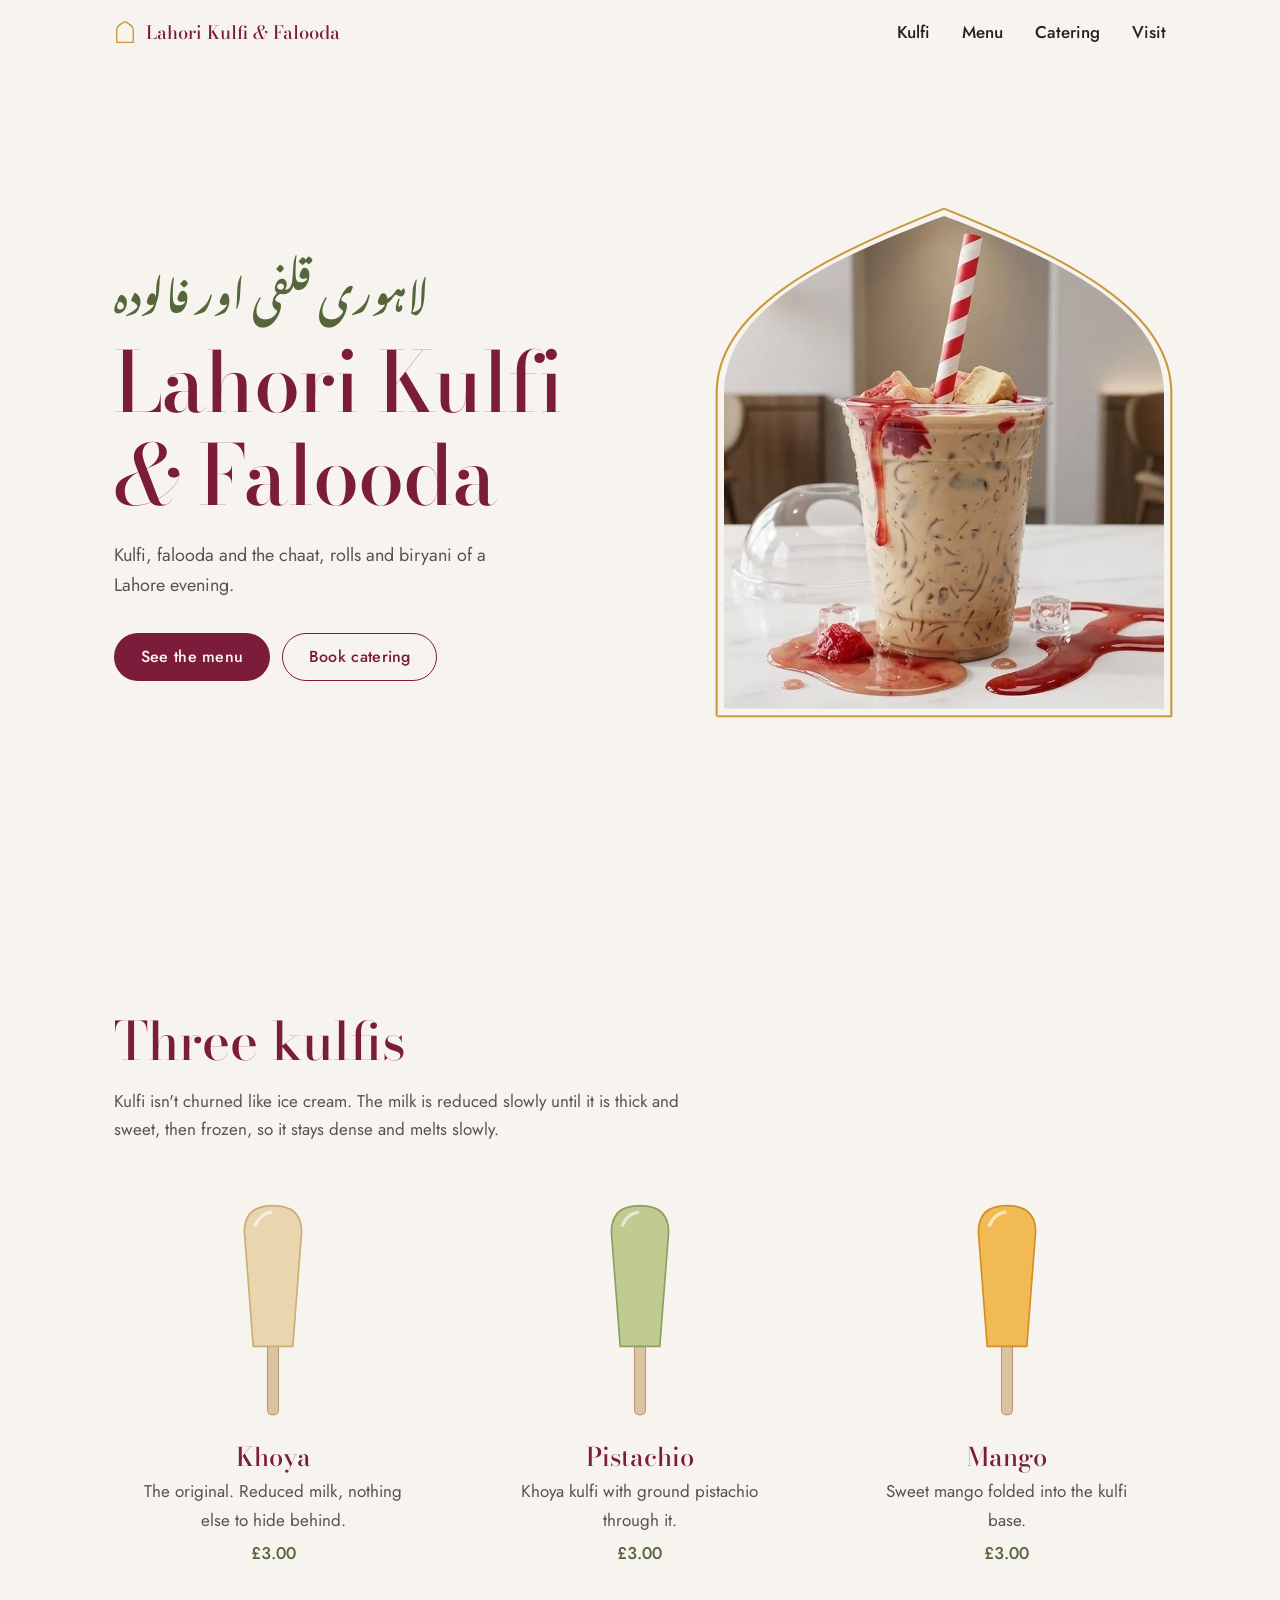
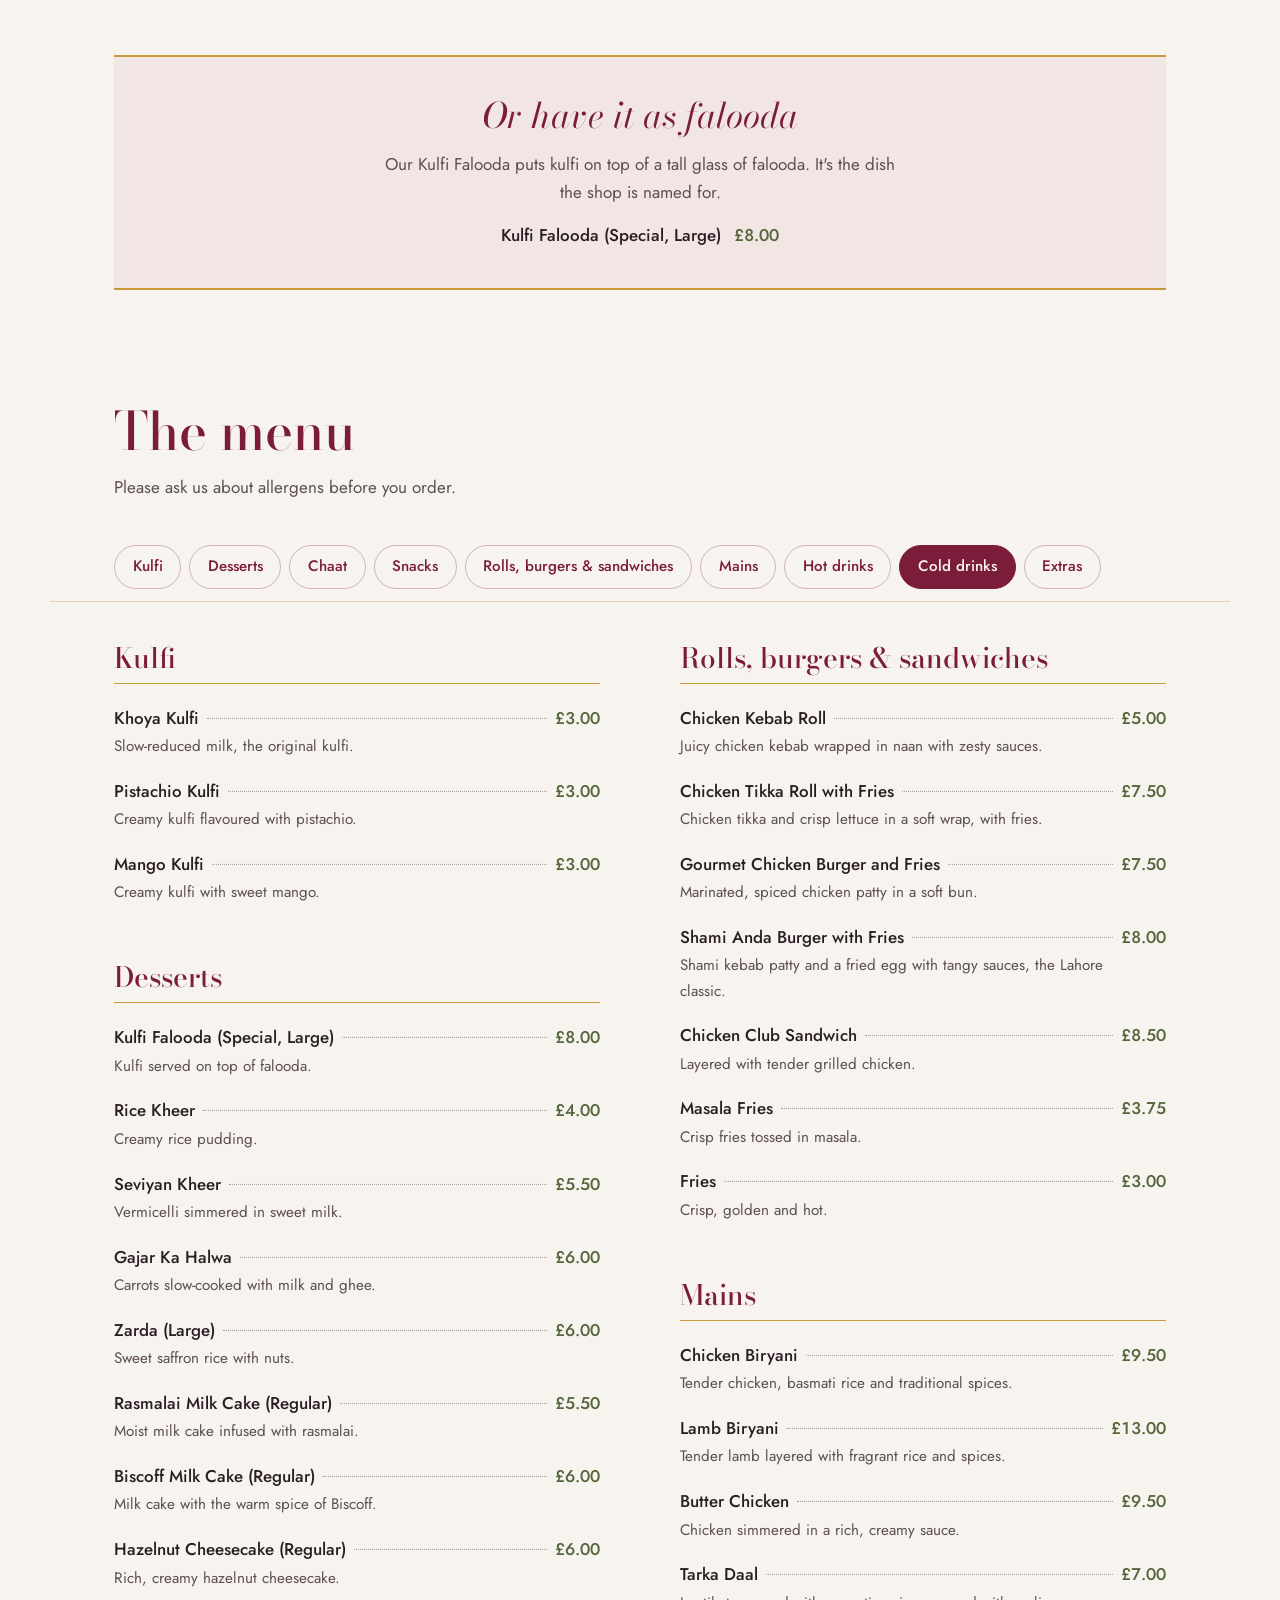
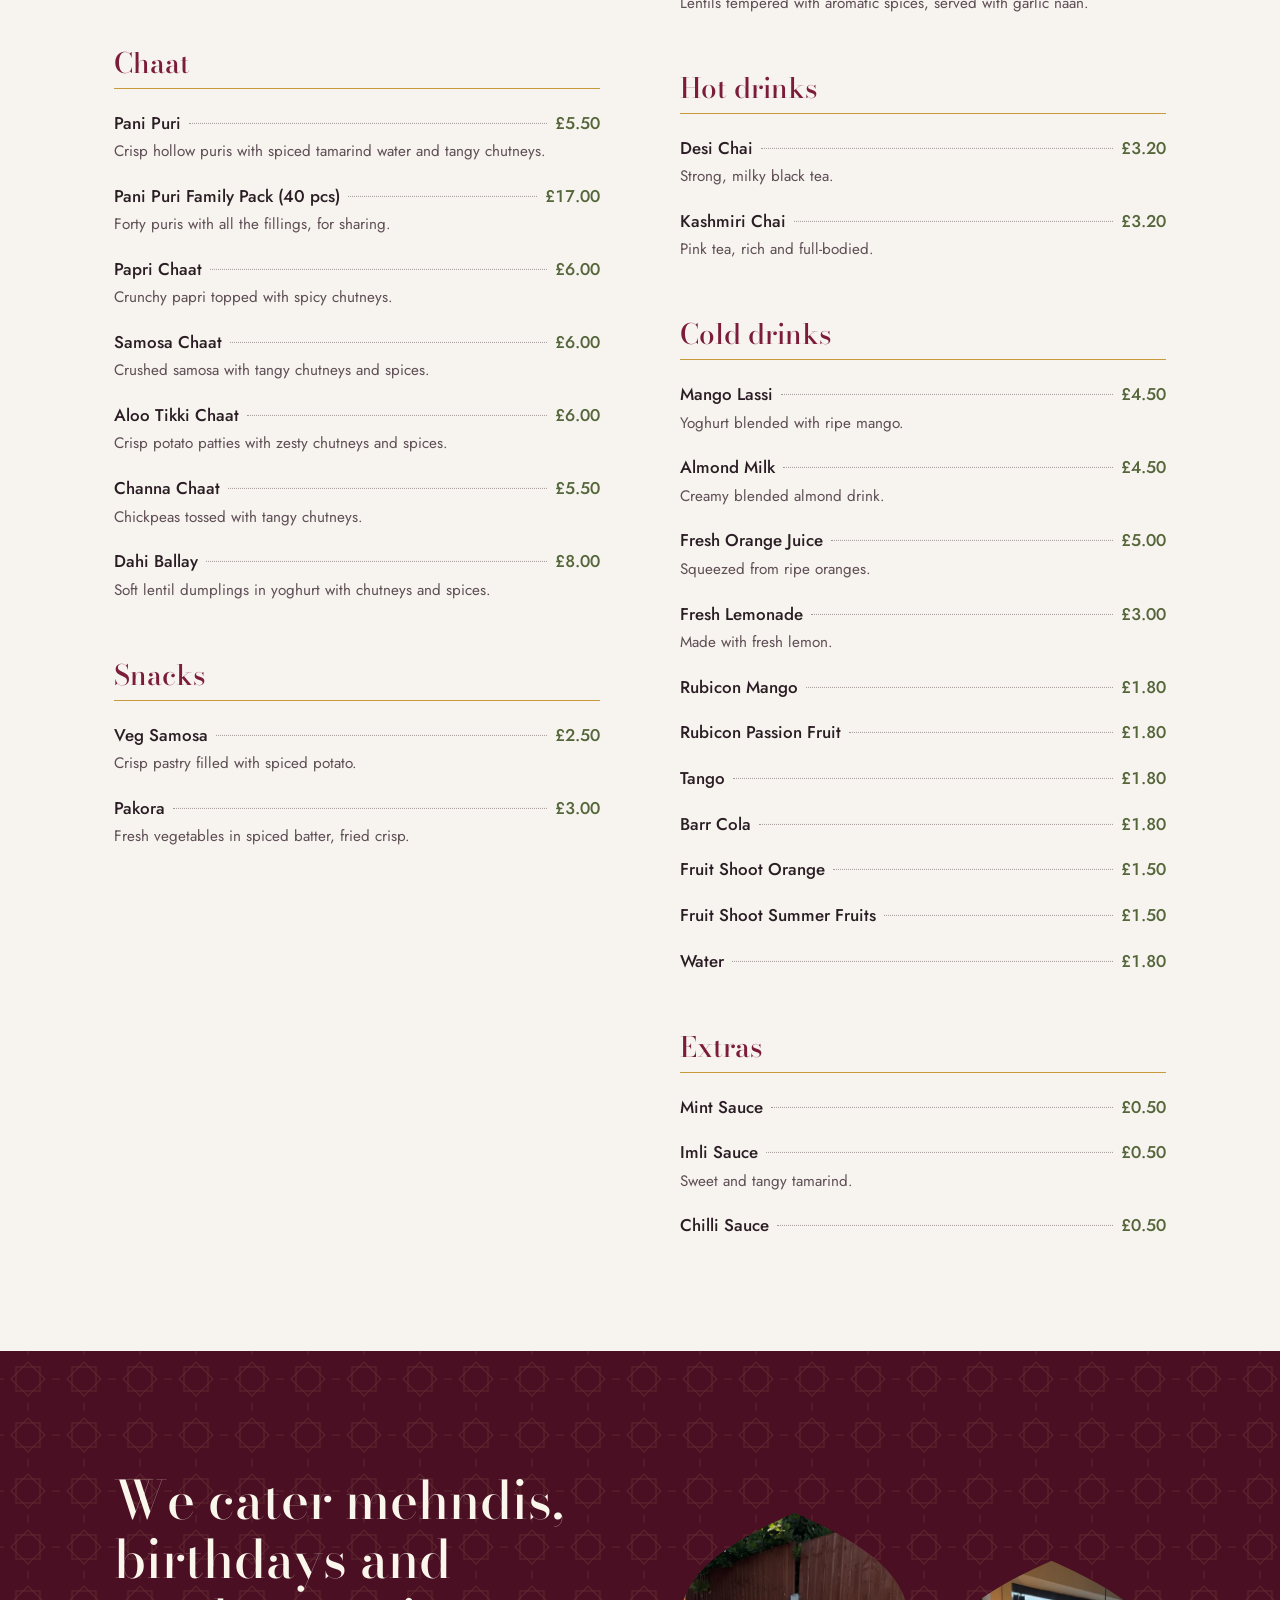
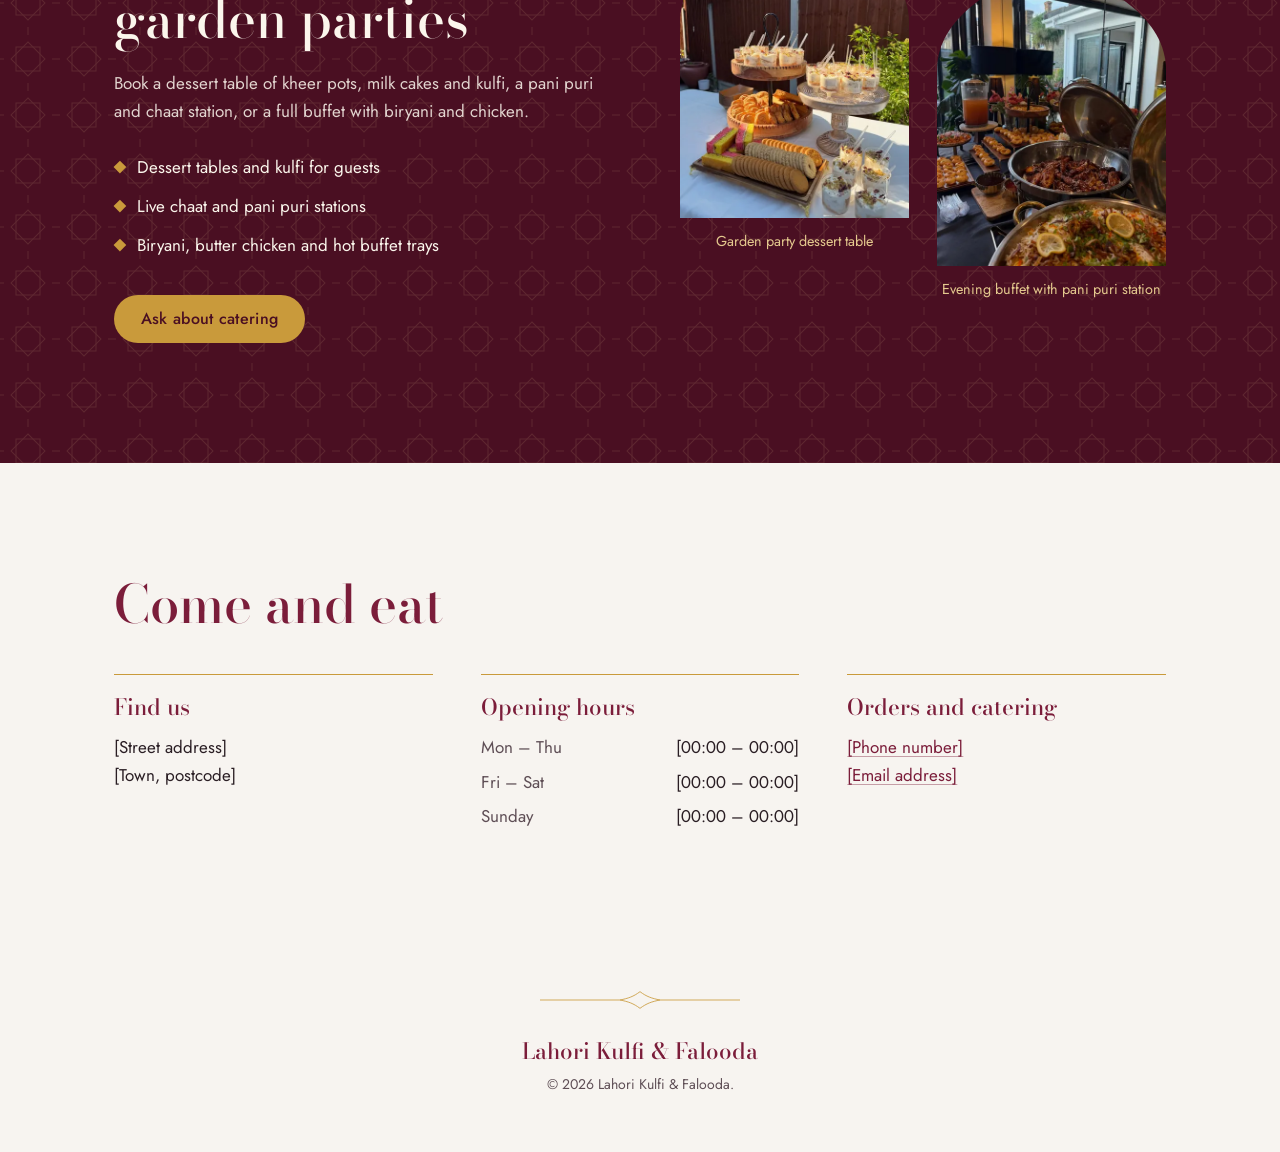
<file: index.html>
<!doctype html>
<html lang="en-GB">
<head>
  <meta charset="utf-8">
  <meta name="viewport" content="width=device-width, initial-scale=1">
  <title>Lahori Kulfi &amp; Falooda — Pakistani street food and desserts</title>
  <meta name="description" content="Kulfi, falooda, chaat, rolls and biryani the Lahori way. See the full menu and book us to cater your mehndi, birthday or garden party.">
  <meta name="theme-color" content="#5A1428">
  <meta property="og:title" content="Lahori Kulfi & Falooda">
  <meta property="og:description" content="Kulfi, falooda and Lahori street food. Full menu and event catering.">
  <meta property="og:image" content="images/falooda-720.jpg">
  <link rel="icon" href="data:image/svg+xml,%3Csvg xmlns='http://www.w3.org/2000/svg' viewBox='0 0 32 32'%3E%3Cpath d='M4 31V13C4 7 10 4 16 1c6 3 12 6 12 12v18z' fill='%237B1D3A'/%3E%3Cpath d='M11 31V17c0-3 2-5 5-7 3 2 5 4 5 7v14z' fill='%23C99A3B'/%3E%3C/svg%3E">

  <link rel="preconnect" href="https://fonts.googleapis.com">
  <link rel="preconnect" href="https://fonts.gstatic.com" crossorigin>
  <link rel="stylesheet" href="https://fonts.googleapis.com/css2?family=Bodoni+Moda:ital,opsz,wght@0,6..96,400..700;1,6..96,400&family=Jost:wght@400;500&display=swap">
  <!-- Nastaliq is large; request only the glyphs for the Urdu name -->
  <link rel="stylesheet" href="https://fonts.googleapis.com/css2?family=Noto+Nastaliq+Urdu:wght@500&display=swap&text=%D9%84%D8%A7%DB%81%D9%88%D8%B1%DB%8C%20%D9%82%D9%84%D9%81%DB%8C%20%D8%A7%D9%88%D8%B1%20%D9%81%D8%A7%D9%84%D9%88%D8%AF%DB%81">
  <link rel="preload" as="image" href="images/falooda-720.webp" imagesrcset="images/falooda-480.webp 480w, images/falooda-720.webp 720w" imagesizes="(min-width: 900px) 40vw, 80vw" type="image/webp">
  <link rel="stylesheet" href="styles.css">
  <script>document.documentElement.classList.add('js')</script>
  <script src="script.js" defer></script>
</head>
<body>
  <a class="skip" href="#main">Skip to content</a>

  <!-- Shared arch shape: an ogee Mughal arch in 0–1 coordinates -->
  <svg width="0" height="0" aria-hidden="true" focusable="false" style="position:absolute">
    <defs>
      <clipPath id="arch" clipPathUnits="objectBoundingBox">
        <path d="M0 1V.36C0 .2.2.1.5 0 .8.1 1 .2 1 .36V1Z"/>
      </clipPath>
    </defs>
  </svg>

  <header class="masthead" data-masthead>
    <div class="masthead__inner">
      <a class="wordmark" href="#top" aria-label="Lahori Kulfi and Falooda, back to top">
        <svg class="wordmark__arch" viewBox="0 0 32 32" aria-hidden="true"><path d="M4 31V13C4 7 10 4 16 1c6 3 12 6 12 12v18z"/></svg>
        <span>Lahori Kulfi <span class="amp">&amp;</span> Falooda</span>
      </a>
      <button class="navtoggle" type="button" aria-expanded="false" aria-controls="site-nav" data-navtoggle>
        <span class="navtoggle__bars" aria-hidden="true"></span>
        <span class="sr-only">Menu</span>
      </button>
      <nav class="sitenav" id="site-nav" aria-label="Main">
        <a href="#kulfi">Kulfi</a>
        <a href="#menu">Menu</a>
        <a href="#catering">Catering</a>
        <a href="#visit">Visit</a>
      </nav>
    </div>
  </header>

  <main id="main">
    <!-- Hero -->
    <section class="hero" id="top" aria-labelledby="hero-title">
      <div class="hero__text">
        <p class="hero__urdu" lang="ur" dir="rtl" aria-hidden="true">لاہوری قلفی اور فالودہ</p>
        <h1 class="hero__title" id="hero-title">Lahori Kulfi <span class="amp">&amp;</span> Falooda</h1>
        <p class="hero__lede">Kulfi, falooda and the chaat, rolls and biryani of a Lahore evening.</p>
        <div class="hero__actions">
          <a class="btn btn--solid" href="#menu">See the menu</a>
          <a class="btn btn--line" href="#catering">Book catering</a>
        </div>
      </div>

      <figure class="hero__arch">
        <svg class="hero__frame" viewBox="0 0 100 112" preserveAspectRatio="none" aria-hidden="true">
          <path pathLength="1" d="M1 111V41C1 23 23 12 50 1c27 11 49 22 49 40v70Z"/>
        </svg>
        <picture>
          <source type="image/webp" srcset="images/falooda-480.webp 480w, images/falooda-720.webp 720w" sizes="(min-width: 900px) 40vw, 80vw">
          <img src="images/falooda-720.jpg" srcset="images/falooda-480.jpg 480w, images/falooda-720.jpg 720w" sizes="(min-width: 900px) 40vw, 80vw"
               width="720" height="802" alt="Our falooda: vermicelli in chilled milk, topped with cake pieces and strawberry syrup running down the cup." fetchpriority="high">
        </picture>
      </figure>
    </section>

    <!-- Kulfi -->
    <section class="kulfi" id="kulfi" aria-labelledby="kulfi-h">
      <div class="kulfi__intro reveal">
        <h2 id="kulfi-h">Three kulfis</h2>
        <p>Kulfi isn't churned like ice cream. The milk is reduced slowly until it is thick and sweet, then frozen, so it stays dense and melts slowly.</p>
      </div>
      <ul class="kulfi__row" role="list">
        <li class="pop reveal" style="--pop:#E9D6AE; --pop-deep:#C9AE78; --i:0">
          <svg class="pop__art" viewBox="0 0 80 200" aria-hidden="true">
            <rect class="pop__stick" x="35" y="120" width="10" height="76" rx="4"/>
            <path class="pop__body" d="M14 30Q14 6 40 6t26 24l-8 104H22Z"/>
            <path class="pop__shine" d="M24 24q4-10 14-12"/>
          </svg>
          <h3>Khoya</h3>
          <p>The original. Reduced milk, nothing else to hide behind.</p>
          <p class="pop__price">£3.00</p>
        </li>
        <li class="pop reveal" style="--pop:#BFCB91; --pop-deep:#8E9E5B; --i:1">
          <svg class="pop__art" viewBox="0 0 80 200" aria-hidden="true">
            <rect class="pop__stick" x="35" y="120" width="10" height="76" rx="4"/>
            <path class="pop__body" d="M14 30Q14 6 40 6t26 24l-8 104H22Z"/>
            <path class="pop__shine" d="M24 24q4-10 14-12"/>
          </svg>
          <h3>Pistachio</h3>
          <p>Khoya kulfi with ground pistachio through it.</p>
          <p class="pop__price">£3.00</p>
        </li>
        <li class="pop reveal" style="--pop:#F2BA55; --pop-deep:#D08F23; --i:2">
          <svg class="pop__art" viewBox="0 0 80 200" aria-hidden="true">
            <rect class="pop__stick" x="35" y="120" width="10" height="76" rx="4"/>
            <path class="pop__body" d="M14 30Q14 6 40 6t26 24l-8 104H22Z"/>
            <path class="pop__shine" d="M24 24q4-10 14-12"/>
          </svg>
          <h3>Mango</h3>
          <p>Sweet mango folded into the kulfi base.</p>
          <p class="pop__price">£3.00</p>
        </li>
      </ul>
      <aside class="special reveal" aria-labelledby="special-h">
        <h3 id="special-h">Or have it as falooda</h3>
        <p>Our Kulfi Falooda puts kulfi on top of a tall glass of falooda. It's the dish the shop is named for.</p>
        <p class="special__price">Kulfi Falooda (Special, Large) <span>£8.00</span></p>
      </aside>
    </section>

    <!-- Menu -->
    <section class="menu" id="menu" aria-labelledby="menu-h">
      <div class="menu__head reveal">
        <h2 id="menu-h">The menu</h2>
        <p>Please ask us about allergens before you order.</p>
      </div>
      <nav class="menu__nav" aria-label="Menu sections" data-menunav>
        <!--MENU-NAV-->
        <a class="chip" href="#kulfi-menu">Kulfi</a>
        <a class="chip" href="#desserts">Desserts</a>
        <a class="chip" href="#chaat">Chaat</a>
        <a class="chip" href="#snacks">Snacks</a>
        <a class="chip" href="#rolls-burgers">Rolls, burgers &amp; sandwiches</a>
        <a class="chip" href="#mains">Mains</a>
        <a class="chip" href="#hot-drinks">Hot drinks</a>
        <a class="chip" href="#cold-drinks">Cold drinks</a>
        <a class="chip" href="#extras">Extras</a>
        <!--/MENU-NAV-->
      </nav>
      <div class="menu__body">
      <!--MENU-->
      <section class="course reveal" id="kulfi-menu" aria-labelledby="kulfi-menu-h">
        <h3 class="course__title" id="kulfi-menu-h">Kulfi</h3>
        <ul class="dishes" role="list">
          <li class="dish">
            <div class="dish__line"><h4 class="dish__name">Khoya Kulfi</h4><span class="dish__dots" aria-hidden="true"></span><span class="dish__price">£3.00</span></div>
            <p class="dish__desc">Slow-reduced milk, the original kulfi.</p>
          </li>
          <li class="dish">
            <div class="dish__line"><h4 class="dish__name">Pistachio Kulfi</h4><span class="dish__dots" aria-hidden="true"></span><span class="dish__price">£3.00</span></div>
            <p class="dish__desc">Creamy kulfi flavoured with pistachio.</p>
          </li>
          <li class="dish">
            <div class="dish__line"><h4 class="dish__name">Mango Kulfi</h4><span class="dish__dots" aria-hidden="true"></span><span class="dish__price">£3.00</span></div>
            <p class="dish__desc">Creamy kulfi with sweet mango.</p>
          </li>
        </ul>
      </section>
      <section class="course reveal" id="desserts" aria-labelledby="desserts-h">
        <h3 class="course__title" id="desserts-h">Desserts</h3>
        <ul class="dishes" role="list">
          <li class="dish">
            <div class="dish__line"><h4 class="dish__name">Kulfi Falooda (Special, Large)</h4><span class="dish__dots" aria-hidden="true"></span><span class="dish__price">£8.00</span></div>
            <p class="dish__desc">Kulfi served on top of falooda.</p>
          </li>
          <li class="dish">
            <div class="dish__line"><h4 class="dish__name">Rice Kheer</h4><span class="dish__dots" aria-hidden="true"></span><span class="dish__price">£4.00</span></div>
            <p class="dish__desc">Creamy rice pudding.</p>
          </li>
          <li class="dish">
            <div class="dish__line"><h4 class="dish__name">Seviyan Kheer</h4><span class="dish__dots" aria-hidden="true"></span><span class="dish__price">£5.50</span></div>
            <p class="dish__desc">Vermicelli simmered in sweet milk.</p>
          </li>
          <li class="dish">
            <div class="dish__line"><h4 class="dish__name">Gajar Ka Halwa</h4><span class="dish__dots" aria-hidden="true"></span><span class="dish__price">£6.00</span></div>
            <p class="dish__desc">Carrots slow-cooked with milk and ghee.</p>
          </li>
          <li class="dish">
            <div class="dish__line"><h4 class="dish__name">Zarda (Large)</h4><span class="dish__dots" aria-hidden="true"></span><span class="dish__price">£6.00</span></div>
            <p class="dish__desc">Sweet saffron rice with nuts.</p>
          </li>
          <li class="dish">
            <div class="dish__line"><h4 class="dish__name">Rasmalai Milk Cake (Regular)</h4><span class="dish__dots" aria-hidden="true"></span><span class="dish__price">£5.50</span></div>
            <p class="dish__desc">Moist milk cake infused with rasmalai.</p>
          </li>
          <li class="dish">
            <div class="dish__line"><h4 class="dish__name">Biscoff Milk Cake (Regular)</h4><span class="dish__dots" aria-hidden="true"></span><span class="dish__price">£6.00</span></div>
            <p class="dish__desc">Milk cake with the warm spice of Biscoff.</p>
          </li>
          <li class="dish">
            <div class="dish__line"><h4 class="dish__name">Hazelnut Cheesecake (Regular)</h4><span class="dish__dots" aria-hidden="true"></span><span class="dish__price">£6.00</span></div>
            <p class="dish__desc">Rich, creamy hazelnut cheesecake.</p>
          </li>
        </ul>
      </section>
      <section class="course reveal" id="chaat" aria-labelledby="chaat-h">
        <h3 class="course__title" id="chaat-h">Chaat</h3>
        <ul class="dishes" role="list">
          <li class="dish">
            <div class="dish__line"><h4 class="dish__name">Pani Puri</h4><span class="dish__dots" aria-hidden="true"></span><span class="dish__price">£5.50</span></div>
            <p class="dish__desc">Crisp hollow puris with spiced tamarind water and tangy chutneys.</p>
          </li>
          <li class="dish">
            <div class="dish__line"><h4 class="dish__name">Pani Puri Family Pack (40 pcs)</h4><span class="dish__dots" aria-hidden="true"></span><span class="dish__price">£17.00</span></div>
            <p class="dish__desc">Forty puris with all the fillings, for sharing.</p>
          </li>
          <li class="dish">
            <div class="dish__line"><h4 class="dish__name">Papri Chaat</h4><span class="dish__dots" aria-hidden="true"></span><span class="dish__price">£6.00</span></div>
            <p class="dish__desc">Crunchy papri topped with spicy chutneys.</p>
          </li>
          <li class="dish">
            <div class="dish__line"><h4 class="dish__name">Samosa Chaat</h4><span class="dish__dots" aria-hidden="true"></span><span class="dish__price">£6.00</span></div>
            <p class="dish__desc">Crushed samosa with tangy chutneys and spices.</p>
          </li>
          <li class="dish">
            <div class="dish__line"><h4 class="dish__name">Aloo Tikki Chaat</h4><span class="dish__dots" aria-hidden="true"></span><span class="dish__price">£6.00</span></div>
            <p class="dish__desc">Crisp potato patties with zesty chutneys and spices.</p>
          </li>
          <li class="dish">
            <div class="dish__line"><h4 class="dish__name">Channa Chaat</h4><span class="dish__dots" aria-hidden="true"></span><span class="dish__price">£5.50</span></div>
            <p class="dish__desc">Chickpeas tossed with tangy chutneys.</p>
          </li>
          <li class="dish">
            <div class="dish__line"><h4 class="dish__name">Dahi Ballay</h4><span class="dish__dots" aria-hidden="true"></span><span class="dish__price">£8.00</span></div>
            <p class="dish__desc">Soft lentil dumplings in yoghurt with chutneys and spices.</p>
          </li>
        </ul>
      </section>
      <section class="course reveal" id="snacks" aria-labelledby="snacks-h">
        <h3 class="course__title" id="snacks-h">Snacks</h3>
        <ul class="dishes" role="list">
          <li class="dish">
            <div class="dish__line"><h4 class="dish__name">Veg Samosa</h4><span class="dish__dots" aria-hidden="true"></span><span class="dish__price">£2.50</span></div>
            <p class="dish__desc">Crisp pastry filled with spiced potato.</p>
          </li>
          <li class="dish">
            <div class="dish__line"><h4 class="dish__name">Pakora</h4><span class="dish__dots" aria-hidden="true"></span><span class="dish__price">£3.00</span></div>
            <p class="dish__desc">Fresh vegetables in spiced batter, fried crisp.</p>
          </li>
        </ul>
      </section>
      <section class="course reveal" id="rolls-burgers" aria-labelledby="rolls-burgers-h">
        <h3 class="course__title" id="rolls-burgers-h">Rolls, burgers &amp; sandwiches</h3>
        <ul class="dishes" role="list">
          <li class="dish">
            <div class="dish__line"><h4 class="dish__name">Chicken Kebab Roll</h4><span class="dish__dots" aria-hidden="true"></span><span class="dish__price">£5.00</span></div>
            <p class="dish__desc">Juicy chicken kebab wrapped in naan with zesty sauces.</p>
          </li>
          <li class="dish">
            <div class="dish__line"><h4 class="dish__name">Chicken Tikka Roll with Fries</h4><span class="dish__dots" aria-hidden="true"></span><span class="dish__price">£7.50</span></div>
            <p class="dish__desc">Chicken tikka and crisp lettuce in a soft wrap, with fries.</p>
          </li>
          <li class="dish">
            <div class="dish__line"><h4 class="dish__name">Gourmet Chicken Burger and Fries</h4><span class="dish__dots" aria-hidden="true"></span><span class="dish__price">£7.50</span></div>
            <p class="dish__desc">Marinated, spiced chicken patty in a soft bun.</p>
          </li>
          <li class="dish">
            <div class="dish__line"><h4 class="dish__name">Shami Anda Burger with Fries</h4><span class="dish__dots" aria-hidden="true"></span><span class="dish__price">£8.00</span></div>
            <p class="dish__desc">Shami kebab patty and a fried egg with tangy sauces, the Lahore classic.</p>
          </li>
          <li class="dish">
            <div class="dish__line"><h4 class="dish__name">Chicken Club Sandwich</h4><span class="dish__dots" aria-hidden="true"></span><span class="dish__price">£8.50</span></div>
            <p class="dish__desc">Layered with tender grilled chicken.</p>
          </li>
          <li class="dish">
            <div class="dish__line"><h4 class="dish__name">Masala Fries</h4><span class="dish__dots" aria-hidden="true"></span><span class="dish__price">£3.75</span></div>
            <p class="dish__desc">Crisp fries tossed in masala.</p>
          </li>
          <li class="dish">
            <div class="dish__line"><h4 class="dish__name">Fries</h4><span class="dish__dots" aria-hidden="true"></span><span class="dish__price">£3.00</span></div>
            <p class="dish__desc">Crisp, golden and hot.</p>
          </li>
        </ul>
      </section>
      <section class="course reveal" id="mains" aria-labelledby="mains-h">
        <h3 class="course__title" id="mains-h">Mains</h3>
        <ul class="dishes" role="list">
          <li class="dish">
            <div class="dish__line"><h4 class="dish__name">Chicken Biryani</h4><span class="dish__dots" aria-hidden="true"></span><span class="dish__price">£9.50</span></div>
            <p class="dish__desc">Tender chicken, basmati rice and traditional spices.</p>
          </li>
          <li class="dish">
            <div class="dish__line"><h4 class="dish__name">Lamb Biryani</h4><span class="dish__dots" aria-hidden="true"></span><span class="dish__price">£13.00</span></div>
            <p class="dish__desc">Tender lamb layered with fragrant rice and spices.</p>
          </li>
          <li class="dish">
            <div class="dish__line"><h4 class="dish__name">Butter Chicken</h4><span class="dish__dots" aria-hidden="true"></span><span class="dish__price">£9.50</span></div>
            <p class="dish__desc">Chicken simmered in a rich, creamy sauce.</p>
          </li>
          <li class="dish">
            <div class="dish__line"><h4 class="dish__name">Tarka Daal</h4><span class="dish__dots" aria-hidden="true"></span><span class="dish__price">£7.00</span></div>
            <p class="dish__desc">Lentils tempered with aromatic spices, served with garlic naan.</p>
          </li>
        </ul>
      </section>
      <section class="course reveal" id="hot-drinks" aria-labelledby="hot-drinks-h">
        <h3 class="course__title" id="hot-drinks-h">Hot drinks</h3>
        <ul class="dishes" role="list">
          <li class="dish">
            <div class="dish__line"><h4 class="dish__name">Desi Chai</h4><span class="dish__dots" aria-hidden="true"></span><span class="dish__price">£3.20</span></div>
            <p class="dish__desc">Strong, milky black tea.</p>
          </li>
          <li class="dish">
            <div class="dish__line"><h4 class="dish__name">Kashmiri Chai</h4><span class="dish__dots" aria-hidden="true"></span><span class="dish__price">£3.20</span></div>
            <p class="dish__desc">Pink tea, rich and full-bodied.</p>
          </li>
        </ul>
      </section>
      <section class="course reveal" id="cold-drinks" aria-labelledby="cold-drinks-h">
        <h3 class="course__title" id="cold-drinks-h">Cold drinks</h3>
        <ul class="dishes" role="list">
          <li class="dish">
            <div class="dish__line"><h4 class="dish__name">Mango Lassi</h4><span class="dish__dots" aria-hidden="true"></span><span class="dish__price">£4.50</span></div>
            <p class="dish__desc">Yoghurt blended with ripe mango.</p>
          </li>
          <li class="dish">
            <div class="dish__line"><h4 class="dish__name">Almond Milk</h4><span class="dish__dots" aria-hidden="true"></span><span class="dish__price">£4.50</span></div>
            <p class="dish__desc">Creamy blended almond drink.</p>
          </li>
          <li class="dish">
            <div class="dish__line"><h4 class="dish__name">Fresh Orange Juice</h4><span class="dish__dots" aria-hidden="true"></span><span class="dish__price">£5.00</span></div>
            <p class="dish__desc">Squeezed from ripe oranges.</p>
          </li>
          <li class="dish">
            <div class="dish__line"><h4 class="dish__name">Fresh Lemonade</h4><span class="dish__dots" aria-hidden="true"></span><span class="dish__price">£3.00</span></div>
            <p class="dish__desc">Made with fresh lemon.</p>
          </li>
          <li class="dish">
            <div class="dish__line"><h4 class="dish__name">Rubicon Mango</h4><span class="dish__dots" aria-hidden="true"></span><span class="dish__price">£1.80</span></div>
          </li>
          <li class="dish">
            <div class="dish__line"><h4 class="dish__name">Rubicon Passion Fruit</h4><span class="dish__dots" aria-hidden="true"></span><span class="dish__price">£1.80</span></div>
          </li>
          <li class="dish">
            <div class="dish__line"><h4 class="dish__name">Tango</h4><span class="dish__dots" aria-hidden="true"></span><span class="dish__price">£1.80</span></div>
          </li>
          <li class="dish">
            <div class="dish__line"><h4 class="dish__name">Barr Cola</h4><span class="dish__dots" aria-hidden="true"></span><span class="dish__price">£1.80</span></div>
          </li>
          <li class="dish">
            <div class="dish__line"><h4 class="dish__name">Fruit Shoot Orange</h4><span class="dish__dots" aria-hidden="true"></span><span class="dish__price">£1.50</span></div>
          </li>
          <li class="dish">
            <div class="dish__line"><h4 class="dish__name">Fruit Shoot Summer Fruits</h4><span class="dish__dots" aria-hidden="true"></span><span class="dish__price">£1.50</span></div>
          </li>
          <li class="dish">
            <div class="dish__line"><h4 class="dish__name">Water</h4><span class="dish__dots" aria-hidden="true"></span><span class="dish__price">£1.80</span></div>
          </li>
        </ul>
      </section>
      <section class="course reveal" id="extras" aria-labelledby="extras-h">
        <h3 class="course__title" id="extras-h">Extras</h3>
        <ul class="dishes" role="list">
          <li class="dish">
            <div class="dish__line"><h4 class="dish__name">Mint Sauce</h4><span class="dish__dots" aria-hidden="true"></span><span class="dish__price">£0.50</span></div>
          </li>
          <li class="dish">
            <div class="dish__line"><h4 class="dish__name">Imli Sauce</h4><span class="dish__dots" aria-hidden="true"></span><span class="dish__price">£0.50</span></div>
            <p class="dish__desc">Sweet and tangy tamarind.</p>
          </li>
          <li class="dish">
            <div class="dish__line"><h4 class="dish__name">Chilli Sauce</h4><span class="dish__dots" aria-hidden="true"></span><span class="dish__price">£0.50</span></div>
          </li>
        </ul>
      </section>
      <!--/MENU-->
      </div>
    </section>

    <!-- Catering -->
    <section class="catering" id="catering" aria-labelledby="catering-h">
      <div class="catering__inner">
        <div class="catering__text reveal">
          <h2 id="catering-h">We cater mehndis, birthdays and garden parties</h2>
          <p>Book a dessert table of kheer pots, milk cakes and kulfi, a pani puri and chaat station, or a full buffet with biryani and chicken.</p>
          <ul class="catering__list" role="list">
            <li>Dessert tables and kulfi for guests</li>
            <li>Live chaat and pani puri stations</li>
            <li>Biryani, butter chicken and hot buffet trays</li>
          </ul>
          <!-- TODO: point this at your phone, WhatsApp or email -->
          <a class="btn btn--gold" href="#visit">Ask about catering</a>
        </div>
        <div class="catering__photos">
          <figure class="archphoto reveal" style="--i:0">
            <picture>
              <source type="image/webp" srcset="images/dessert-table-480.webp 480w, images/dessert-table-800.webp 800w" sizes="(min-width: 900px) 24vw, 45vw">
              <img src="images/dessert-table-800.jpg" srcset="images/dessert-table-480.jpg 480w, images/dessert-table-800.jpg 800w" sizes="(min-width: 900px) 24vw, 45vw"
                   width="800" height="1067" loading="lazy" decoding="async" alt="An outdoor dessert table with kheer cups topped with pistachio and rose petals, milk cake slices and biscuits on wooden stands.">
            </picture>
            <figcaption>Garden party dessert table</figcaption>
          </figure>
          <figure class="archphoto reveal" style="--i:1">
            <picture>
              <source type="image/webp" srcset="images/catering-buffet-480.webp 480w, images/catering-buffet-800.webp 800w" sizes="(min-width: 900px) 24vw, 45vw">
              <img src="images/catering-buffet-800.jpg" srcset="images/catering-buffet-480.jpg 480w, images/catering-buffet-800.jpg 800w" sizes="(min-width: 900px) 24vw, 45vw"
                   width="800" height="1067" loading="lazy" decoding="async" alt="An evening buffet with chicken wings, biryani garnished with lemon, pani puri and chickpea chaat.">
            </picture>
            <figcaption>Evening buffet with pani puri station</figcaption>
          </figure>
        </div>
      </div>
    </section>

    <!-- Visit -->
    <section class="visit" id="visit" aria-labelledby="visit-h">
      <h2 id="visit-h" class="reveal">Come and eat</h2>
      <!-- TODO: replace the bracketed placeholders with your real details -->
      <div class="visit__grid">
        <div class="visit__block reveal" style="--i:0">
          <h3>Find us</h3>
          <address>[Street address]<br>[Town, postcode]</address>
        </div>
        <div class="visit__block reveal" style="--i:1">
          <h3>Opening hours</h3>
          <dl class="hours">
            <div><dt>Mon – Thu</dt><dd>[00:00 – 00:00]</dd></div>
            <div><dt>Fri – Sat</dt><dd>[00:00 – 00:00]</dd></div>
            <div><dt>Sunday</dt><dd>[00:00 – 00:00]</dd></div>
          </dl>
        </div>
        <div class="visit__block reveal" style="--i:2">
          <h3>Orders and catering</h3>
          <p><a href="tel:+440000000000">[Phone number]</a><br><a href="mailto:hello@example.com">[Email address]</a></p>
        </div>
      </div>
    </section>
  </main>

  <footer class="footer">
    <svg class="footer__ornament" viewBox="0 0 240 24" aria-hidden="true"><path d="M0 12h96M144 12h96M120 2c-8 6-14 8-24 10 10 2 16 4 24 10 8-6 14-8 24-10-10-2-16-4-24-10Z"/></svg>
    <p class="footer__name">Lahori Kulfi &amp; Falooda</p>
    <p class="footer__small">© <span data-year>2026</span> Lahori Kulfi &amp; Falooda.</p>
  </footer>
</body>
</html>
</file>
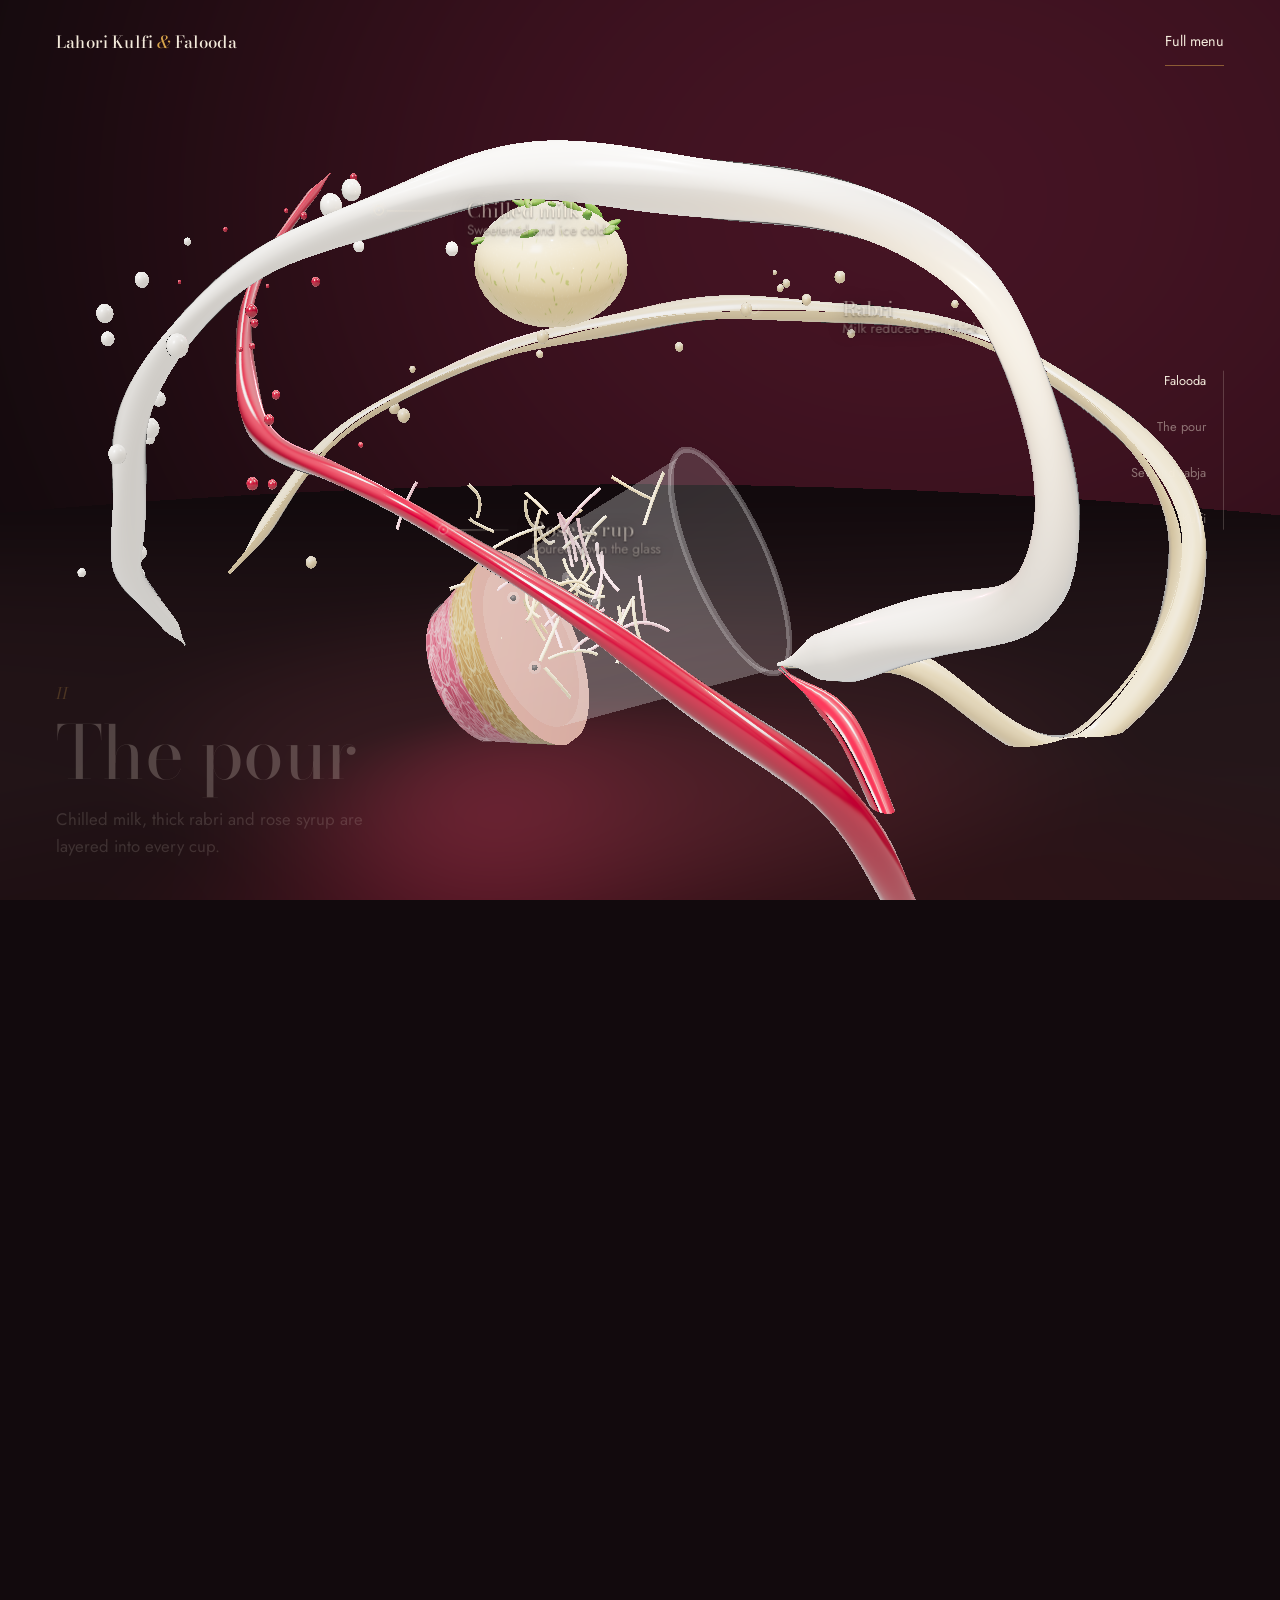
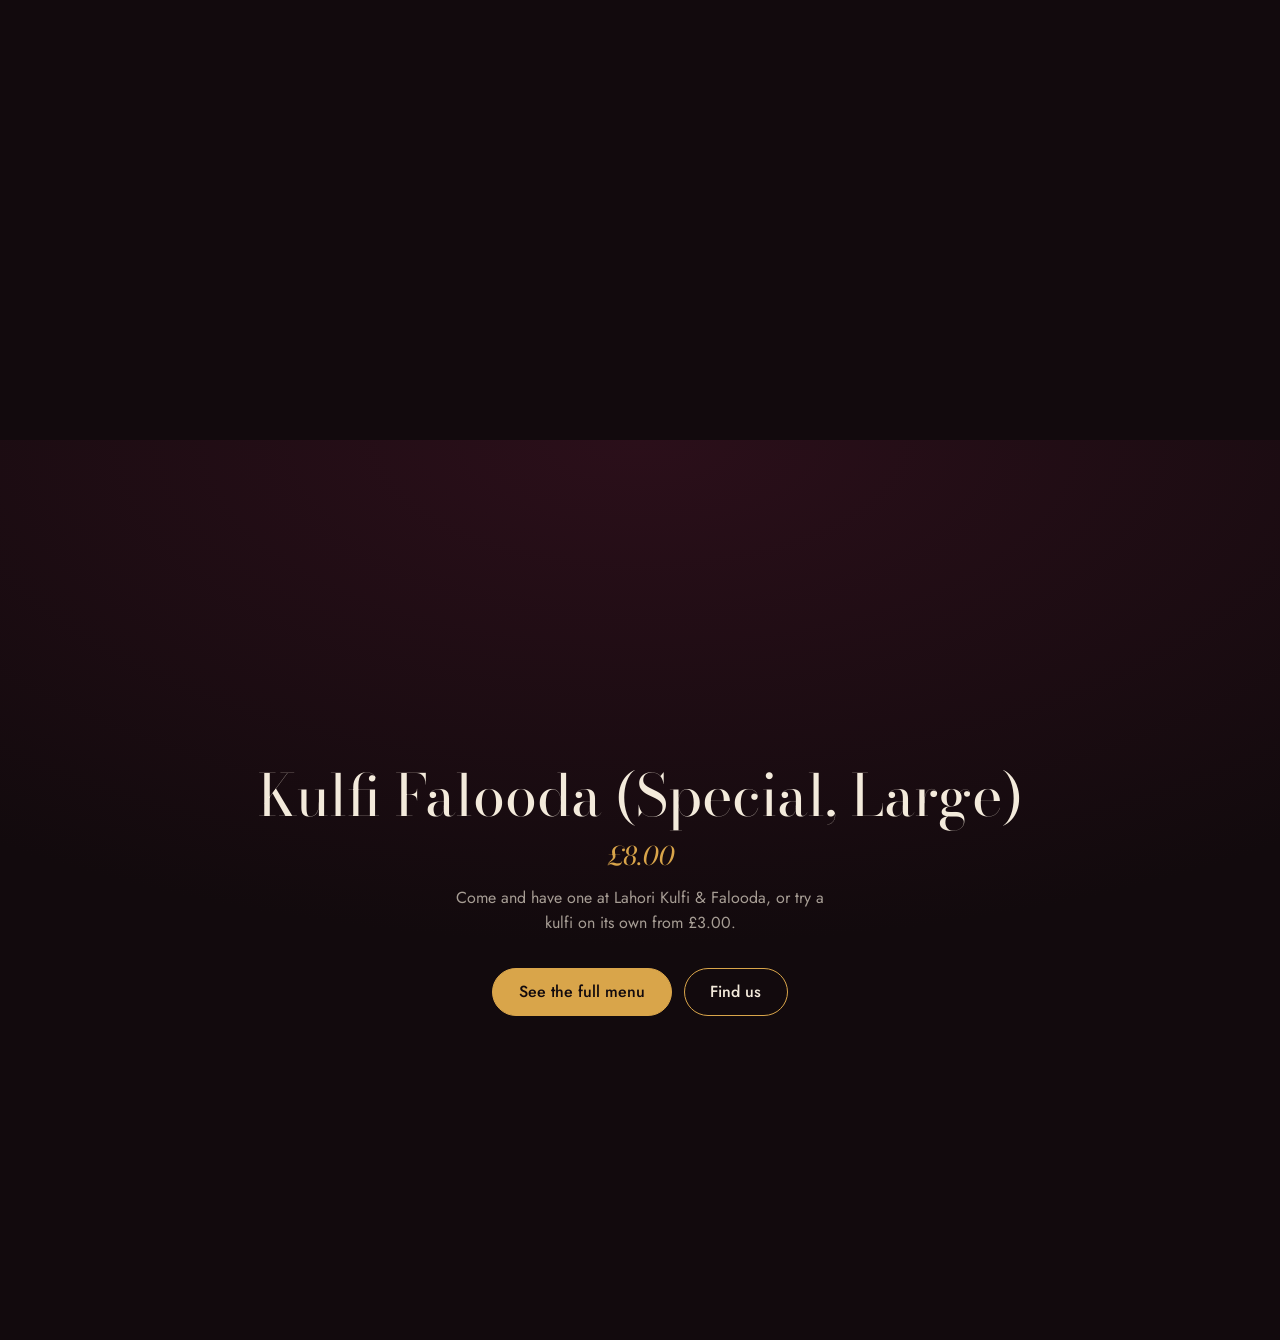
<file: falooda/index.html>
<!doctype html>
<html lang="en-GB">
<head>
  <meta charset="utf-8">
  <meta name="viewport" content="width=device-width, initial-scale=1, viewport-fit=cover">
  <title>Kulfi Falooda, Taken Apart | Lahori Kulfi &amp; Falooda</title>
  <meta name="description" content="Scroll through our Kulfi Falooda layer by layer: chilled milk, rabri, rose syrup, falooda sev, sabja seeds, kulfi and pistachio.">
  <meta name="theme-color" content="#120A0D">
  <link rel="preconnect" href="https://fonts.googleapis.com">
  <link rel="preconnect" href="https://fonts.gstatic.com" crossorigin>
  <link rel="stylesheet" href="https://fonts.googleapis.com/css2?family=Bodoni+Moda:ital,opsz,wght@0,6..96,400..600;1,6..96,400&family=Jost:wght@400;500&display=swap">
  <link rel="stylesheet" href="falooda.css">
  <script type="importmap">
    { "imports": { "three": "./vendor/three.module.min.js" } }
  </script>
  <script src="vendor/gsap.min.js" defer></script>
  <script src="vendor/ScrollTrigger.min.js" defer></script>
  <script type="module" src="main.js"></script>
</head>
<body>
  <canvas class="stage" aria-hidden="true"></canvas>

  <!-- Shown when WebGL is unavailable -->
  <figure class="fallback" hidden>
    <img src="../images/falooda-720.jpg" width="720" height="802" alt="Our Kulfi Falooda in a clear cup.">
  </figure>

  <div class="loader" aria-hidden="true"><span></span></div>

  <header class="brand">
    <a class="brand__name" href="../">Lahori Kulfi <i>&amp;</i> Falooda</a>
    <a class="brand__link" href="../#menu">Full menu</a>
  </header>

  <div class="chapters">
    <section class="chapter" data-ch="1" aria-labelledby="ch1">
      <p class="chapter__num">I</p>
      <h1 id="ch1">Kulfi Falooda</h1>
      <p>Our signature: kulfi on a tall cup of falooda. Scroll to take it apart, layer by layer.</p>
    </section>
    <section class="chapter" data-ch="2" aria-labelledby="ch2">
      <p class="chapter__num">II</p>
      <h2 id="ch2">The pour</h2>
      <p>Chilled milk, thick rabri and rose syrup are layered into every cup.</p>
    </section>
    <section class="chapter" data-ch="3" aria-labelledby="ch3">
      <p class="chapter__num">III</p>
      <h2 id="ch3">Sev and sabja</h2>
      <p>Silky falooda sev and soaked sabja seeds give each spoonful its texture.</p>
    </section>
    <section class="chapter" data-ch="4" aria-labelledby="ch4">
      <p class="chapter__num">IV</p>
      <h2 id="ch4">Kulfi on top</h2>
      <p>A scoop of slow-reduced kulfi, finished with chopped pistachio.</p>
    </section>
  </div>

  <!-- Callouts follow their ingredient on screen; positions are set from the 3D scene -->
  <div class="callouts" aria-hidden="true">
    <div class="callout" data-key="milk"><span class="callout__dot"></span><span class="callout__line"></span><span class="callout__text"><b>Chilled milk</b>Sweetened and ice cold</span></div>
    <div class="callout" data-key="rabri"><span class="callout__dot"></span><span class="callout__line"></span><span class="callout__text"><b>Rabri</b>Milk reduced until thick</span></div>
    <div class="callout" data-key="rose"><span class="callout__dot"></span><span class="callout__line"></span><span class="callout__text"><b>Rose syrup</b>Poured down the glass</span></div>
    <div class="callout" data-key="sev"><span class="callout__dot"></span><span class="callout__line"></span><span class="callout__text"><b>Falooda sev</b>Fine, silky vermicelli</span></div>
    <div class="callout" data-key="sabja"><span class="callout__dot"></span><span class="callout__line"></span><span class="callout__text"><b>Sabja seeds</b>Soaked into soft pearls</span></div>
    <div class="callout" data-key="kulfi"><span class="callout__dot"></span><span class="callout__line"></span><span class="callout__text"><b>Kulfi</b>Dense, slow-melting</span></div>
    <div class="callout" data-key="pista"><span class="callout__dot"></span><span class="callout__line"></span><span class="callout__text"><b>Pistachio</b>Chopped, on top</span></div>
  </div>

  <nav class="rail" aria-label="Chapters">
    <span class="rail__track"><span class="rail__fill"></span></span>
    <a href="#" data-go="0">Falooda</a>
    <a href="#" data-go="0.3">The pour</a>
    <a href="#" data-go="0.58">Sev and sabja</a>
    <a href="#" data-go="0.86">Kulfi</a>
  </nav>

  <p class="hint" aria-hidden="true">Scroll to pour</p>

  <!-- The scroll distance that drives the sequence -->
  <div class="scrolly"></div>

  <section class="outro" aria-labelledby="outro-h">
    <h2 id="outro-h">Kulfi Falooda (Special, Large)</h2>
    <p class="outro__price">£8.00</p>
    <p>Come and have one at Lahori Kulfi &amp; Falooda, or try a kulfi on its own from £3.00.</p>
    <div class="outro__actions">
      <a class="btn btn--solid" href="../#menu">See the full menu</a>
      <a class="btn btn--line" href="../#visit">Find us</a>
    </div>
  </section>
</body>
</html>
</file>
<file: styles.css>
/* Lahori Kulfi & Falooda
   Palette: marble ground, shahi rose, pistachio, saffron gold (ornament only on light). */
:root {
  --marble: #F7F4F0;
  --blush: #F2E6E4;
  --rose: #7B1D3A;
  --rose-deep: #4A0F22;
  --pista: #55663A;
  --gold: #C99A3B;
  --gold-soft: #E4C98E;
  --ink: #2A1E24;
  --ink-soft: #5E4E55;
  --ivory: #FBF6EC;

  --display: "Bodoni Moda", "Didot", "Bodoni 72", Georgia, serif;
  --body: "Jost", "Avenir Next", "Segoe UI", system-ui, sans-serif;
  --urdu: "Noto Nastaliq Urdu", "Jameel Noori Nastaleeq", serif;

  --gutter: clamp(16px, 5vw, 64px);
  --max: 1180px;
  --mast-h: 64px;
  --ease-out: cubic-bezier(.2, .7, .2, 1);
  --slow: 1.1s;

  color-scheme: light;
}

*, *::before, *::after { box-sizing: border-box; }
html { -webkit-text-size-adjust: 100%; scroll-padding-top: calc(var(--mast-h) + 64px); }
@media (prefers-reduced-motion: no-preference) { html { scroll-behavior: smooth; } }
body {
  margin: 0;
  background: var(--marble);
  color: var(--ink);
  font: 400 1.0625rem/1.65 var(--body);
  text-rendering: optimizeLegibility;
  overflow-x: hidden;
}
img { display: block; max-width: 100%; height: auto; }
h1, h2, h3, h4 { font-family: var(--display); font-weight: 500; line-height: 1.12; margin: 0; text-wrap: balance; }
p { margin: 0; }
a { color: inherit; }
:where(ul[role="list"]) { list-style: none; margin: 0; padding: 0; }
:focus-visible { outline: 3px solid var(--gold); outline-offset: 3px; border-radius: 2px; }

.sr-only { position: absolute; width: 1px; height: 1px; overflow: hidden; clip: rect(0 0 0 0); white-space: nowrap; }
.skip { position: absolute; left: 16px; top: -60px; z-index: 100; padding: 10px 16px; background: var(--rose); color: var(--ivory); text-decoration: none; }
.skip:focus { top: 12px; }
.amp { font-style: italic; font-weight: 400; }

/* Buttons */
.btn {
  display: inline-flex; align-items: center; justify-content: center;
  min-height: 48px; padding: 0 1.6rem;
  font: 500 1rem/1 var(--body); letter-spacing: .02em; text-decoration: none;
  border: 1px solid transparent; border-radius: 999px;
  touch-action: manipulation;
  transition: background-color .25s, color .25s, border-color .25s, transform .2s var(--ease-out);
}
.btn:active { transform: scale(.97); }
.btn--solid { background: var(--rose); color: var(--ivory); }
.btn--solid:hover { background: var(--rose-deep); }
.btn--line { border-color: var(--rose); color: var(--rose); }
.btn--line:hover { background: var(--rose); color: var(--ivory); }
.btn--gold { background: var(--gold); color: var(--rose-deep); }
.btn--gold:hover { background: var(--gold-soft); }

/* Masthead */
.masthead {
  position: fixed; inset: 0 0 auto; z-index: 40;
  height: var(--mast-h);
  transition: background-color .4s, box-shadow .4s;
}
.masthead.is-solid { background: rgb(247 244 240 / .96); box-shadow: 0 1px 0 rgb(201 154 59 / .45); }
.masthead__inner {
  max-width: var(--max); height: 100%; margin: 0 auto; padding: 0 var(--gutter);
  display: flex; align-items: center; justify-content: space-between; gap: 1rem;
}
.wordmark { display: inline-flex; align-items: center; gap: .6rem; text-decoration: none; font: 500 1.15rem/1 var(--display); color: var(--rose); min-height: 44px; }
.wordmark__arch { width: 22px; height: 22px; fill: none; stroke: var(--gold); stroke-width: 2; }
.sitenav { display: flex; gap: 2rem; }
.sitenav a { position: relative; text-decoration: none; padding: .6rem 0; font-weight: 500; }
.sitenav a::after {
  content: ""; position: absolute; left: 0; right: 0; bottom: .3rem; height: 1px; background: var(--gold);
  transform: scaleX(0); transform-origin: right; transition: transform .35s var(--ease-out);
}
.sitenav a:hover::after { transform: scaleX(1); transform-origin: left; }
.navtoggle { display: none; }

@media (max-width: 759px) {
  .navtoggle {
    display: grid; place-items: center; width: 48px; height: 48px; margin-right: -12px;
    background: none; border: 0; color: var(--rose); cursor: pointer;
  }
  .navtoggle__bars, .navtoggle__bars::before, .navtoggle__bars::after {
    display: block; width: 22px; height: 1.5px; background: currentColor; transition: transform .3s var(--ease-out), opacity .2s;
  }
  .navtoggle__bars { position: relative; }
  .navtoggle__bars::before, .navtoggle__bars::after { content: ""; position: absolute; left: 0; }
  .navtoggle__bars::before { top: -7px; }
  .navtoggle__bars::after { top: 7px; }
  .navtoggle[aria-expanded="true"] .navtoggle__bars { background: transparent; }
  .navtoggle[aria-expanded="true"] .navtoggle__bars::before { transform: translateY(7px) rotate(45deg); }
  .navtoggle[aria-expanded="true"] .navtoggle__bars::after { transform: translateY(-7px) rotate(-45deg); }

  .sitenav {
    position: absolute; top: var(--mast-h); left: 0; right: 0;
    flex-direction: column; gap: 0; padding: .5rem var(--gutter) 1.5rem;
    background: var(--marble); box-shadow: 0 1px 0 rgb(201 154 59 / .45), 0 16px 24px -16px rgb(74 15 34 / .25);
  }
  .js .sitenav { visibility: hidden; opacity: 0; transform: translateY(-8px); transition: opacity .25s, transform .3s var(--ease-out), visibility 0s .3s; }
  .js .sitenav.is-open { visibility: visible; opacity: 1; transform: none; transition: opacity .25s, transform .3s var(--ease-out); }
  .sitenav a { font: 500 1.5rem/1 var(--display); padding: 1rem 0; border-bottom: 1px solid rgb(201 154 59 / .3); }
  .sitenav a::after { display: none; }
  .masthead:has(.is-open) { background: var(--marble); }
}

/* Hero */
.hero {
  max-width: var(--max); margin: 0 auto;
  padding: calc(var(--mast-h) + 1.5rem) var(--gutter) 4rem;
  display: grid; gap: 2.5rem; align-items: center;
  min-height: 100svh;
}
.hero__arch { order: -1; margin: 0 auto; width: min(68vw, 340px); position: relative; }
.hero__arch picture { display: block; aspect-ratio: 100 / 112; clip-path: url(#arch); overflow: hidden; background: var(--blush); }
.hero__arch img { width: 100%; height: 100%; object-fit: cover; }
.hero__frame {
  position: absolute; inset: -12px; width: calc(100% + 24px); height: calc(100% + 24px);
  overflow: visible; pointer-events: none;
}
.hero__frame path { fill: none; stroke: var(--gold); stroke-width: .45; }
.hero__text { text-align: center; }
.hero__urdu {
  font: 500 clamp(1.6rem, 6vw, 2.6rem)/2.1 var(--urdu);
  color: var(--pista);
  margin-bottom: .25rem;
}
.hero__title { font-size: clamp(2.6rem, 9vw, 5.2rem); font-weight: 500; color: var(--rose); letter-spacing: -.01em; }
.hero__lede { margin: 1.25rem auto 2rem; max-width: 34ch; font-size: 1.125rem; color: var(--ink-soft); }
.hero__actions { display: flex; flex-wrap: wrap; gap: .75rem; justify-content: center; }

@media (min-width: 900px) {
  .hero { grid-template-columns: 1.1fr .9fr; gap: 4rem; }
  .hero__arch { order: 0; width: 100%; max-width: 440px; }
  .hero__text { text-align: left; }
  .hero__lede { margin-left: 0; }
  .hero__actions { justify-content: flex-start; }
  .hero__urdu { text-align: left; }
}

/* Load sequence: arch draws, falooda settles, the Urdu name is written right to left, then the rest */
@media (prefers-reduced-motion: no-preference) {
  .hero__frame path { stroke-dasharray: 1; stroke-dashoffset: 1; animation: draw 1.8s var(--ease-out) .15s forwards; }
  .hero__arch picture { opacity: 0; transform: scale(1.06); animation: settle 1.8s var(--ease-out) .35s forwards; }
  .hero__urdu { clip-path: inset(-20% 0 -20% 100%); animation: write 1.3s cubic-bezier(.6, .1, .3, 1) .7s forwards; }
  .hero__title, .hero__lede, .hero__actions { opacity: 0; transform: translateY(14px); animation: rise .9s var(--ease-out) forwards; }
  .hero__title { animation-delay: 1.15s; }
  .hero__lede { animation-delay: 1.3s; }
  .hero__actions { animation-delay: 1.45s; }
}
@keyframes draw { to { stroke-dashoffset: 0; } }
@keyframes settle { to { opacity: 1; transform: none; } }
@keyframes write { to { clip-path: inset(-20% 0 -20% 0); } }
@keyframes rise { to { opacity: 1; transform: none; } }

/* Scroll reveals (only hidden when JS is running and motion is welcome) */
@media (prefers-reduced-motion: no-preference) {
  .js .reveal { opacity: 0; transform: translateY(20px); transition: opacity var(--slow) var(--ease-out), transform var(--slow) var(--ease-out); transition-delay: calc(var(--i, 0) * 110ms); }
  .js .reveal.is-in { opacity: 1; transform: none; }
}

/* Section heads */
.kulfi, .menu, .visit { max-width: var(--max); margin: 0 auto; padding: clamp(4rem, 10vw, 7rem) var(--gutter); }
.kulfi h2, .menu h2, .visit h2, .catering h2 { font-size: clamp(2.1rem, 5vw, 3.3rem); color: var(--rose); }

/* Kulfi */
.kulfi__intro { max-width: 40rem; }
.kulfi__intro p { margin-top: 1rem; color: var(--ink-soft); max-width: 60ch; }
.kulfi__row { display: grid; gap: 2rem; margin-top: 3.5rem; }
.pop { display: grid; grid-template-columns: 64px 1fr; grid-template-rows: auto auto auto; column-gap: 1.25rem; align-items: start; }
.pop__art { grid-row: 1 / 4; width: 64px; height: 160px; overflow: visible; }
.pop__body { fill: var(--pop); stroke: var(--pop-deep); stroke-width: 1.5; }
.pop__stick { fill: #D9C3A0; stroke: #B79C70; stroke-width: 1; }
.pop__shine { fill: none; stroke: #fff; stroke-opacity: .6; stroke-width: 3; stroke-linecap: round; }
.pop h3 { font-size: 1.6rem; color: var(--rose); align-self: end; }
.pop p { color: var(--ink-soft); margin-top: .35rem; }
.pop__price { font-variant-numeric: tabular-nums lining-nums; color: var(--pista) !important; font-weight: 500; }

@media (min-width: 700px) {
  .kulfi__row { grid-template-columns: repeat(3, 1fr); gap: 3rem; }
  .pop { grid-template-columns: 1fr; text-align: center; justify-items: center; }
  .pop__art { grid-row: auto; width: 88px; height: 220px; margin-bottom: 1.5rem; }
  .pop p { max-width: 26ch; }
}
@media (prefers-reduced-motion: no-preference) {
  .pop__art { transition: transform .6s var(--ease-out); transform-origin: 50% 100%; }
  .js .pop.reveal .pop__art { transform: translateY(36px); transition: transform 1.4s var(--ease-out) calc(var(--i, 0) * 140ms); }
  .js .pop.reveal.is-in .pop__art { transform: none; }
  @media (hover: hover) {
    .js .pop.reveal.is-in:hover .pop__art { transform: translateY(-8px) rotate(-4deg); transition-duration: .5s; transition-delay: 0s; }
  }
}

.special {
  margin-top: clamp(3.5rem, 8vw, 5.5rem);
  padding: 2.5rem var(--gutter);
  text-align: center;
  border-block: 1px solid var(--gold);
  box-shadow: inset 0 4px 0 -3px var(--gold), inset 0 -4px 0 -3px var(--gold);
  background: var(--blush);
}
.special h3 { font-size: clamp(1.6rem, 4vw, 2.2rem); color: var(--rose); font-style: italic; font-weight: 400; }
.special p { max-width: 52ch; margin: .9rem auto 0; color: var(--ink-soft); }
.special__price { color: var(--ink) !important; font-weight: 500; }
.special__price span { color: var(--pista); margin-left: .5rem; font-variant-numeric: tabular-nums; }

/* Menu */
.menu { padding-top: 0; }
.menu__head p { margin-top: .75rem; color: var(--ink-soft); }
.menu__nav {
  position: sticky; top: var(--mast-h); z-index: 30;
  display: flex; gap: .5rem; margin: 2rem calc(var(--gutter) * -1) 2.5rem; padding: .75rem var(--gutter);
  overflow-x: auto; scroll-snap-type: x proximity; scrollbar-width: none;
  background: var(--marble);
  border-bottom: 1px solid rgb(201 154 59 / .35);
}
.menu__nav::-webkit-scrollbar { display: none; }
.chip {
  flex: none; scroll-snap-align: start;
  display: inline-flex; align-items: center; min-height: 44px; padding: 0 1.1rem;
  border: 1px solid rgb(123 29 58 / .3); border-radius: 999px;
  text-decoration: none; font-size: .95rem; font-weight: 500; color: var(--rose); white-space: nowrap;
  transition: background-color .3s, color .3s, border-color .3s;
}
.chip:hover { border-color: var(--rose); }
.chip[aria-current="true"] { background: var(--rose); border-color: var(--rose); color: var(--ivory); }

.menu__body { display: grid; gap: 3.5rem; }
@media (min-width: 900px) {
  .menu__body { display: block; columns: 2; column-gap: 5rem; }
  .course { break-inside: avoid; margin-bottom: 3.5rem; }
}
.course__title {
  font-size: 1.75rem; color: var(--rose); padding-bottom: .6rem; margin-bottom: 1.25rem;
  border-bottom: 1px solid var(--gold);
}
.course__note { margin: -.6rem 0 1rem; color: var(--ink-soft); font-style: italic; }
.dishes { display: grid; gap: 1.1rem; }
.dish__line { display: flex; align-items: baseline; gap: .5rem; }
.dish__name { font: 500 1.0625rem/1.35 var(--body); }
.dish__dots { flex: 1; min-width: 1rem; border-bottom: 1px dotted rgb(94 78 85 / .55); transform: translateY(-.3em); }
.dish__price { font-variant-numeric: tabular-nums lining-nums; font-weight: 500; color: var(--pista); }
.dish__desc { color: var(--ink-soft); font-size: .95rem; margin-top: .15rem; max-width: 52ch; }

@media (prefers-reduced-motion: no-preference) {
  .js .course.reveal { transform: none; }
  .js .course.reveal .dish { opacity: 0; transform: translateY(10px); transition: opacity .7s var(--ease-out), transform .7s var(--ease-out); transition-delay: calc(var(--d, 0) * 45ms + 120ms); }
  .js .course.reveal.is-in .dish { opacity: 1; transform: none; }
}

/* Catering */
.catering { position: relative; background: var(--rose-deep); color: var(--ivory); overflow: hidden; isolation: isolate; }
.catering::before {
  /* jali lattice of eight-point stars */
  content: ""; position: absolute; inset: 0; z-index: -1; opacity: .13;
  background: url("data:image/svg+xml,%3Csvg xmlns='http://www.w3.org/2000/svg' width='56' height='56'%3E%3Cg fill='none' stroke='%23E4C98E' stroke-width='1'%3E%3Crect x='16' y='16' width='24' height='24'/%3E%3Crect x='16' y='16' width='24' height='24' transform='rotate(45 28 28)'/%3E%3Cpath d='M0 28h4M52 28h4M28 0v4M28 52v4'/%3E%3C/g%3E%3C/svg%3E") 0 0 / 56px 56px;
}
.catering__inner {
  max-width: var(--max); margin: 0 auto; padding: clamp(4.5rem, 10vw, 7.5rem) var(--gutter);
  display: grid; gap: 3.5rem; align-items: center;
}
.catering h2 { color: var(--ivory); max-width: 18ch; }
.catering__text > p { margin-top: 1.25rem; max-width: 52ch; color: rgb(251 246 236 / .85); }
.catering__list { margin: 1.75rem 0 2.25rem; display: grid; gap: .7rem; }
.catering__list li { display: flex; gap: .85rem; align-items: baseline; }
.catering__list li::before { content: ""; flex: none; width: 9px; height: 9px; background: var(--gold); transform: rotate(45deg) translateY(-2px); }
.catering__photos { display: grid; grid-template-columns: 1fr 1fr; gap: clamp(.9rem, 3vw, 1.75rem); align-items: start; }
.catering__photos .archphoto:nth-child(2) { margin-top: 3rem; }
.archphoto { margin: 0; }
.archphoto picture { display: block; aspect-ratio: 3 / 4; clip-path: url(#arch); background: rgb(255 255 255 / .06); }
.archphoto img { width: 100%; height: 100%; object-fit: cover; }
.archphoto figcaption { margin-top: .75rem; font-size: .9rem; color: var(--gold-soft); text-align: center; }
@media (min-width: 900px) {
  .catering__inner { grid-template-columns: 1fr 1fr; gap: 5rem; }
}
@media (prefers-reduced-motion: no-preference) {
  .js .archphoto.reveal:not(.is-in) { transform: translateY(40px); }
  .js .archphoto.reveal img { transform: scale(1.12); transition: transform 1.8s var(--ease-out) calc(var(--i, 0) * 150ms); }
  .js .archphoto.reveal.is-in img { transform: none; }
}

/* Visit */
.visit h2 { margin-bottom: 2.5rem; }
.visit__grid { display: grid; gap: 2.5rem; }
@media (min-width: 760px) { .visit__grid { grid-template-columns: repeat(3, 1fr); gap: 3rem; } }
.visit__block { padding-top: 1.25rem; border-top: 1px solid var(--gold); }
.visit__block h3 { font-size: 1.4rem; color: var(--rose); margin-bottom: .8rem; }
.visit address { font-style: normal; }
.visit a { color: var(--rose); text-underline-offset: .2em; text-decoration-color: rgb(123 29 58 / .4); }
.visit a:hover { text-decoration-color: currentColor; }
.hours { margin: 0; display: grid; gap: .4rem; }
.hours div { display: flex; justify-content: space-between; gap: 1rem; }
.hours dt { color: var(--ink-soft); }
.hours dd { margin: 0; font-variant-numeric: tabular-nums; }

/* Footer */
.footer { text-align: center; padding: 3rem var(--gutter) 3.5rem; }
.footer__ornament { width: 200px; height: 20px; margin: 0 auto 1.25rem; fill: none; stroke: var(--gold); stroke-width: 1; }
.footer__name { font: 500 1.4rem/1.2 var(--display); color: var(--rose); }
.footer__small { margin-top: .5rem; font-size: .875rem; color: var(--ink-soft); }
</file>
<file: falooda/falooda.css>
/* Kulfi Falooda, taken apart
   Layout: full-bleed WebGL studio pinned behind fixed type; the scroll track drives one timeline. */
:root {
  --studio: #120A0D;
  --velvet: #2B0F1A;
  --cream: #F3EADB;
  --cream-dim: rgb(243 234 219 / .66);
  --saffron: #D9A54A;
  --rose: #C2244F;
  --rose-soft: #E6879F;

  --display: "Bodoni Moda", "Didot", "Bodoni 72", Georgia, serif;
  --body: "Jost", "Avenir Next", "Segoe UI", system-ui, sans-serif;
  --gutter: clamp(16px, 4.5vw, 56px);
  --safe-top: env(safe-area-inset-top, 0px);
  --safe-bottom: env(safe-area-inset-bottom, 0px);
  color-scheme: dark;
}

*, *::before, *::after { box-sizing: border-box; }
html, body { margin: 0; background: var(--studio); color: var(--cream); }
body { font: 400 1rem/1.6 var(--body); -webkit-font-smoothing: antialiased; overflow-x: hidden; }
a { color: inherit; }
:focus-visible { outline: 2px solid var(--saffron); outline-offset: 4px; border-radius: 2px; }

.stage { position: fixed; inset: 0; width: 100%; height: 100%; display: block; z-index: 0; touch-action: pan-y; }
.fallback { position: fixed; inset: 0; margin: 0; display: grid; place-items: center; z-index: 0; }
.fallback img { width: min(70vw, 420px); height: auto; border-radius: 4px; opacity: .9; }
.fallback[hidden] { display: none; }

.loader { position: fixed; inset: 0; z-index: 50; display: grid; place-items: center; background: var(--studio); transition: opacity .8s ease, visibility 0s .8s; }
.loader span { width: 120px; height: 1px; background: linear-gradient(90deg, transparent, var(--saffron), transparent); background-size: 200% 100%; animation: shimmer 1.4s linear infinite; }
.is-ready .loader { opacity: 0; visibility: hidden; }
@keyframes shimmer { from { background-position: 100% 0; } to { background-position: -100% 0; } }

/* Fixed chrome */
.brand {
  position: fixed; z-index: 10; top: 0; left: 0; right: 0;
  display: flex; justify-content: space-between; align-items: center;
  padding: calc(var(--safe-top) + 18px) var(--gutter) 0;
}
.brand__name { font: 500 1.05rem/1 var(--display); text-decoration: none; letter-spacing: .01em; }
.brand__name i { font-weight: 400; color: var(--saffron); }
.brand__link { font-size: .9rem; text-decoration: none; padding: 12px 0; border-bottom: 1px solid rgb(217 165 74 / .5); }
.brand__link:hover { border-color: var(--saffron); }

.chapters { position: fixed; z-index: 10; left: var(--gutter); bottom: calc(var(--safe-bottom) + clamp(28px, 7vh, 72px)); width: min(30rem, calc(100vw - 2 * var(--gutter))); pointer-events: none; }
.chapter { position: absolute; left: 0; bottom: 0; width: 100%; visibility: hidden; }
.chapter[data-ch="1"] { visibility: visible; }
.chapter__num { font: italic 400 1rem/1 var(--display); color: var(--saffron); margin: 0 0 .9rem; }
.chapter h1, .chapter h2 { margin: 0; font: 400 clamp(2.4rem, 7vw, 4.6rem)/1.02 var(--display); letter-spacing: -.01em; text-wrap: balance; }
.chapter h1 { font-size: clamp(2.8rem, 9vw, 6rem); }
.chapter p:last-child { margin: 1rem 0 0; max-width: 34ch; color: var(--cream-dim); font-size: 1.05rem; }

/* Callouts: dot sits on the ingredient, text sits outward */
.callouts { position: fixed; inset: 0; z-index: 9; pointer-events: none; }
.callout { position: absolute; left: 0; top: 0; opacity: 0; will-change: transform, opacity; }
.callout__dot { position: absolute; left: -5px; top: -5px; width: 10px; height: 10px; border-radius: 50%; border: 1px solid var(--cream); box-shadow: 0 0 0 4px rgb(243 234 219 / .12); }
.callout__dot::after { content: ""; position: absolute; inset: 3px; border-radius: 50%; background: var(--cream); }
.callout__line { position: absolute; top: 0; left: 8px; width: clamp(28px, 6vw, 72px); height: 1px; background: linear-gradient(90deg, var(--cream), rgb(243 234 219 / .25)); transform-origin: left; transform: scaleX(var(--draw, 1)); }
.callout__text { text-shadow: 0 1px 2px rgb(18 10 13 / .9), 0 0 18px rgb(18 10 13 / .85); position: absolute; top: -.75rem; left: calc(clamp(28px, 6vw, 72px) + 16px); white-space: nowrap; font-size: .85rem; color: var(--cream-dim); line-height: 1.3; }
.callout__text b { display: block; font: 400 1.25rem/1.15 var(--display); color: var(--cream); }
.callout.is-left .callout__line { left: auto; right: 8px; transform-origin: right; background: linear-gradient(270deg, var(--cream), rgb(243 234 219 / .25)); }
.callout.is-left .callout__text { left: auto; right: calc(clamp(28px, 6vw, 72px) + 16px); text-align: right; }

/* Progress rail */
.rail { position: fixed; z-index: 10; right: var(--gutter); top: 50%; transform: translateY(-50%); display: grid; gap: 1.1rem; justify-items: end; padding-right: 18px; }
.rail__track { position: absolute; right: 0; top: 4px; bottom: 4px; width: 1px; background: rgb(243 234 219 / .2); }
.rail__fill { position: absolute; inset: 0; background: var(--saffron); transform-origin: top; transform: scaleY(var(--p, 0)); }
.rail a { font-size: .8rem; text-decoration: none; color: rgb(243 234 219 / .45); transition: color .3s; padding: 4px 0; }
.rail a:hover, .rail a[aria-current="step"] { color: var(--cream); }
@media (max-width: 760px) {
  /* on phones the rail becomes a hairline progress bar along the top edge */
  .rail { inset: var(--safe-top) 0 auto 0; transform: none; height: 2px; padding: 0; display: block; }
  .rail a { display: none; }
  .rail__track { inset: 0; width: auto; height: 2px; }
  .rail__fill { transform-origin: left; transform: scaleX(var(--p, 0)); }
  .callout__text b { font-size: 1.05rem; }
  .callout__text { font-size: .75rem; }
}

.hint { position: fixed; z-index: 10; left: 50%; bottom: calc(var(--safe-bottom) + 22px); transform: translateX(-50%); margin: 0; font-size: .8rem; color: var(--cream-dim); display: grid; justify-items: center; gap: 10px; }
.hint::after { content: ""; width: 1px; height: 36px; background: linear-gradient(var(--cream), transparent); }
@media (prefers-reduced-motion: no-preference) { .hint::after { animation: drip 2s ease-in-out infinite; transform-origin: top; } }
@keyframes drip { 0% { transform: scaleY(0); } 50% { transform: scaleY(1); } 100% { transform: scaleY(1); opacity: 0; } }
@media (max-width: 760px) { .hint { display: none; } }

.scrolly { height: 760vh; }

/* Outro */
.outro {
  position: relative; z-index: 20; min-height: 100vh; min-height: 100svh;
  display: grid; align-content: center; justify-items: center; text-align: center; gap: 1rem;
  padding: 6rem var(--gutter) calc(var(--safe-bottom) + 6rem);
  background: radial-gradient(120% 80% at 50% 0%, var(--velvet), var(--studio) 70%);
}
.outro h2 { margin: 0; font: 400 clamp(2rem, 6vw, 3.6rem)/1.1 var(--display); text-wrap: balance; }
.outro__price { margin: 0; font: italic 400 1.6rem/1 var(--display); color: var(--saffron); }
.outro p:not(.outro__price) { margin: 0; max-width: 40ch; color: var(--cream-dim); }
.outro__actions { display: flex; flex-wrap: wrap; gap: .75rem; justify-content: center; margin-top: 1rem; }
.btn { display: inline-flex; align-items: center; min-height: 48px; padding: 0 1.6rem; border-radius: 999px; text-decoration: none; font-weight: 500; border: 1px solid var(--saffron); transition: background-color .25s, color .25s; }
.btn--solid { background: var(--saffron); color: var(--studio); }
.btn--solid:hover { background: var(--cream); border-color: var(--cream); }
.btn--line:hover { background: rgb(217 165 74 / .15); }

/* Without WebGL, the chapters become a plain readable stack */
.no-webgl .chapters { position: relative; inset: auto; width: auto; padding: 60vh var(--gutter) 4rem; display: grid; gap: 4rem; pointer-events: auto; }
.no-webgl .chapter { position: static; visibility: visible !important; opacity: 1 !important; transform: none !important; }
.no-webgl .scrolly, .no-webgl .callouts, .no-webgl .rail, .no-webgl .hint { display: none; }
</file>
